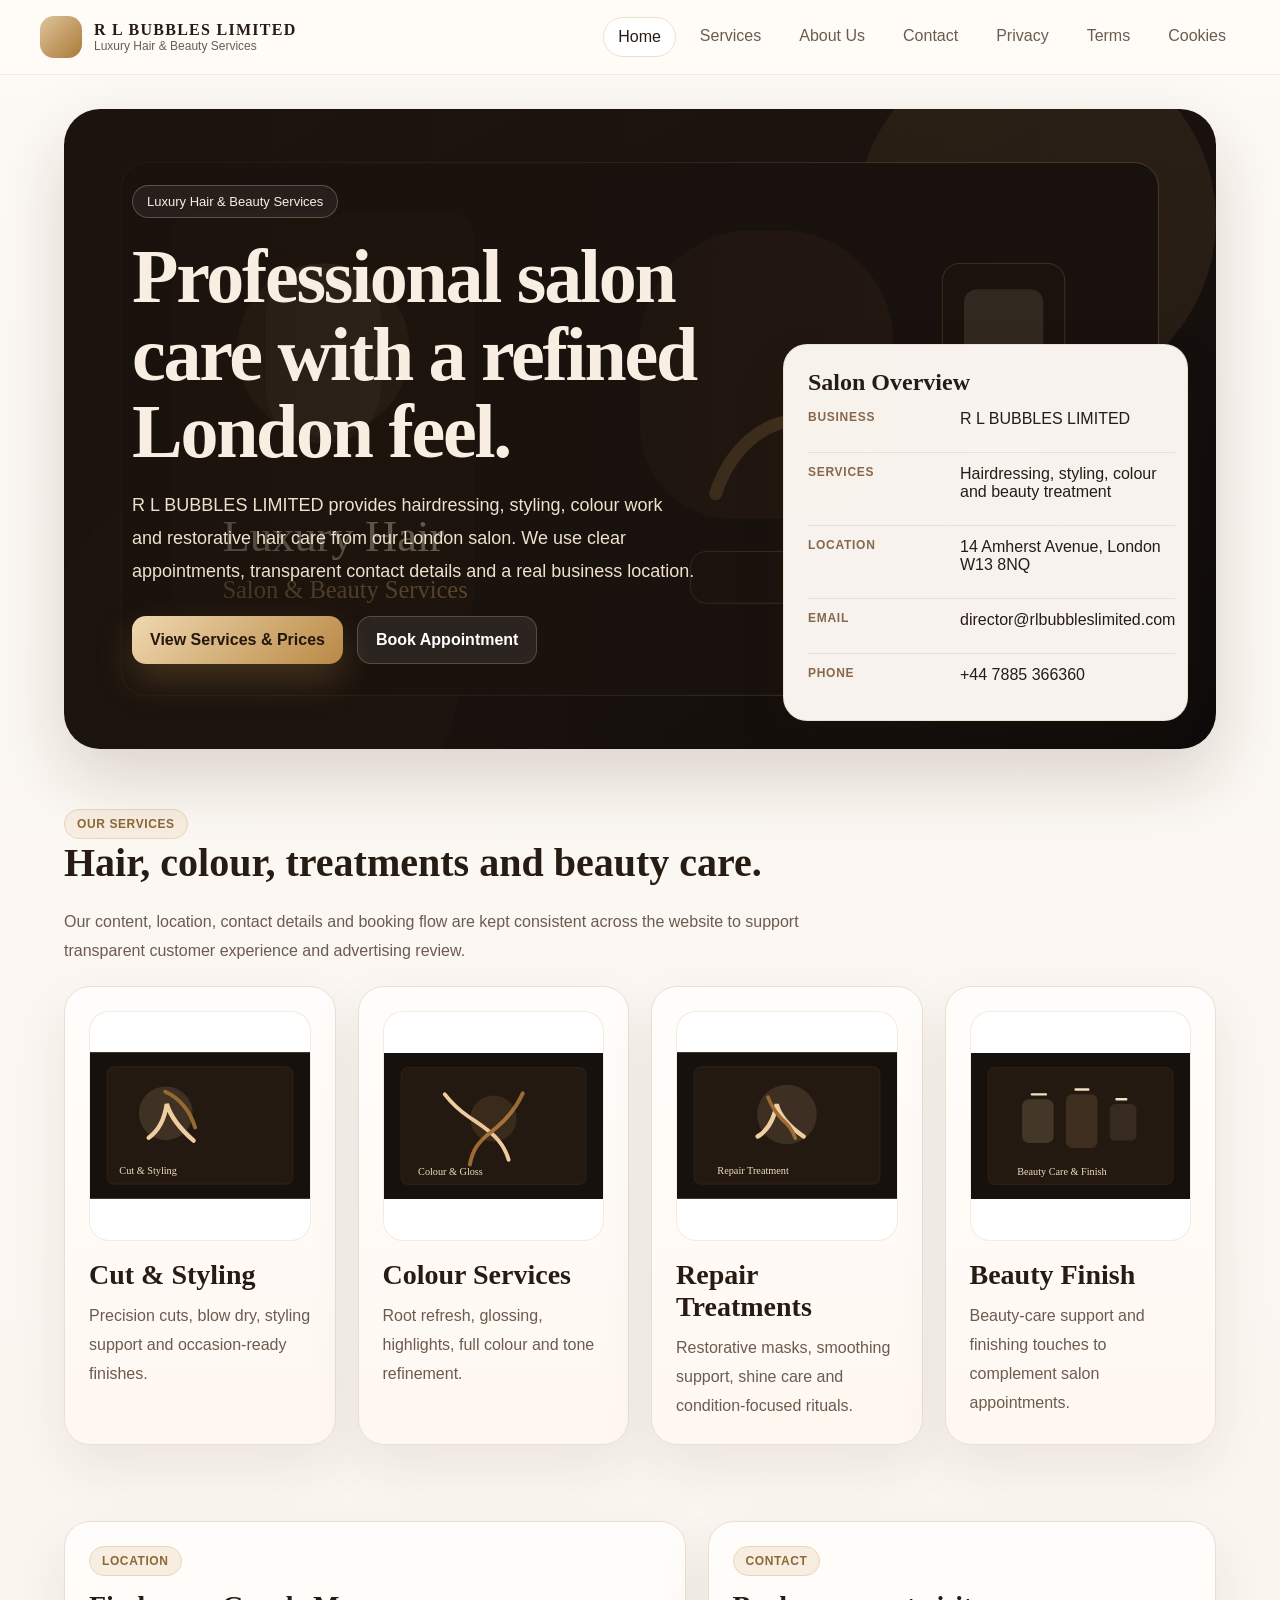
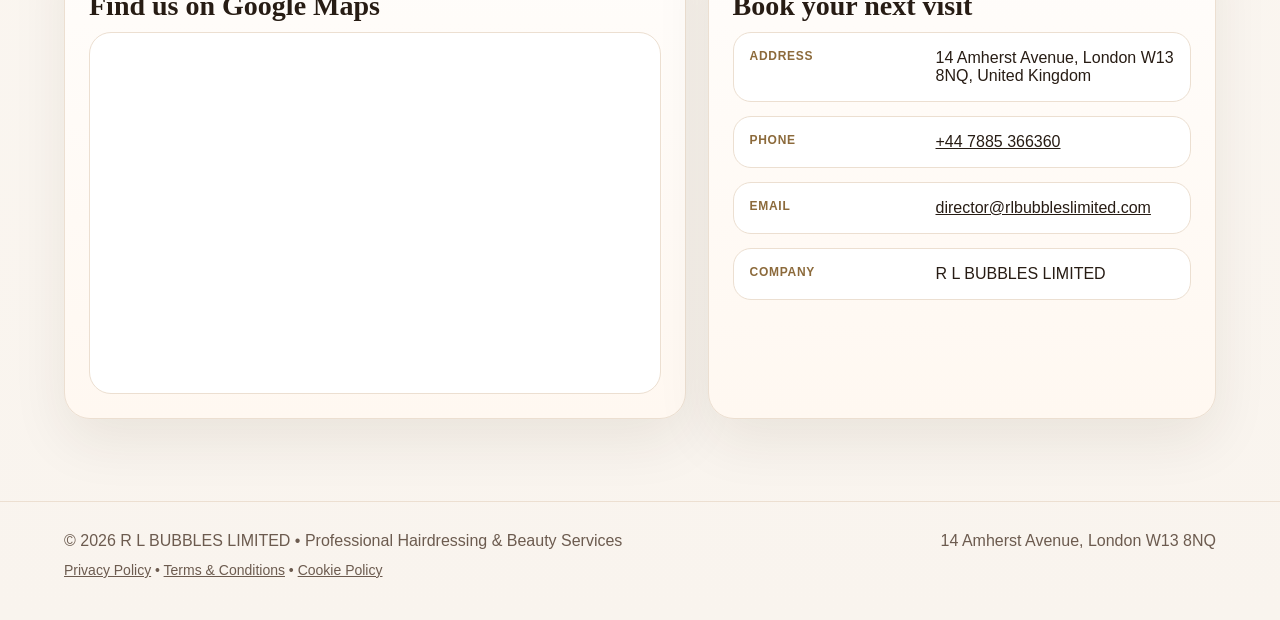
<file: index.html>
<!DOCTYPE html><html lang='en'><head><meta charset='utf-8'><meta name='viewport' content='width=device-width,initial-scale=1'><title>R L BUBBLES LIMITED | Hair & Beauty Salon London</title><meta name='description' content='Hairdressing, colour, styling and beauty treatment services at R L BUBBLES LIMITED in London.'><link rel='canonical' href='https://rlbubbleslimited.com/'><link rel='stylesheet' href='style.css'></head><body><nav class='nav'><div class='wrap nav-inner'><a class='brand' href='index.html'><div class='mark'></div><div><strong>R L BUBBLES LIMITED</strong><span>Luxury Hair & Beauty Services</span></div></a><div class='links'><a class='active' href='index.html'>Home</a><a class='' href='services.html'>Services</a><a class='' href='about.html'>About Us</a><a class='' href='contact.html'>Contact</a><a href='privacy.html'>Privacy</a><a href='terms.html'>Terms</a><a href='cookie-policy.html'>Cookies</a></div></div></nav>
<section class='hero'><div class='wrap'><div class='hero-card'><div class='hero-inner'><div class='kicker'>Luxury Hair & Beauty Services</div><h1>Professional salon care with a refined London feel.</h1><p class='lead'>R L BUBBLES LIMITED provides hairdressing, styling, colour work and restorative hair care from our London salon. We use clear appointments, transparent contact details and a real business location.</p><div class='actions'><a class='btn btn-primary' href='services.html'>View Services & Prices</a><a class='btn btn-secondary' href='contact.html'>Book Appointment</a></div></div><div class='float'><h3>Salon Overview</h3><div class='list'><div class='item'><strong>Business</strong><div>R L BUBBLES LIMITED</div></div><div class='item'><strong>Services</strong><div>Hairdressing, styling, colour and beauty treatment</div></div><div class='item'><strong>Location</strong><div>14 Amherst Avenue, London W13 8NQ</div></div><div class='item'><strong>Email</strong><div>director@rlbubbleslimited.com</div></div><div class='item'><strong>Phone</strong><div>+44 7885 366360</div></div></div></div></div></div></section>
<section class='section'><div class='wrap'><div class='heading'><div><span class='badge'>Our Services</span><h2>Hair, colour, treatments and beauty care.</h2></div><p>Our content, location, contact details and booking flow are kept consistent across the website to support transparent customer experience and advertising review.</p></div><div class='grid4'><div class='card'><div class='media' style="background-image:url('assets/cut-style.svg')"></div><h3>Cut & Styling</h3><p>Precision cuts, blow dry, styling support and occasion-ready finishes.</p></div><div class='card'><div class='media' style="background-image:url('assets/colour.svg')"></div><h3>Colour Services</h3><p>Root refresh, glossing, highlights, full colour and tone refinement.</p></div><div class='card'><div class='media' style="background-image:url('assets/treatment.svg')"></div><h3>Repair Treatments</h3><p>Restorative masks, smoothing support, shine care and condition-focused rituals.</p></div><div class='card'><div class='media' style="background-image:url('assets/beauty.svg')"></div><h3>Beauty Finish</h3><p>Beauty-care support and finishing touches to complement salon appointments.</p></div></div></div></section>
<section class='section'><div class='wrap grid2'><div class='card'><span class='badge'>Location</span><h3 style='margin-top:14px'>Find us on Google Maps</h3><div class='mapbox'><iframe title='Google map for R L BUBBLES LIMITED' loading='lazy' referrerpolicy='no-referrer-when-downgrade' src='https://www.google.com/maps?q=14%20Amherst%20Avenue%20London%20W13%208NQ%20United%20Kingdom&output=embed'></iframe></div></div><div class='card'><span class='badge'>Contact</span><h3 style='margin-top:14px'>Book your next visit</h3><div class='details'><div class='detail'><strong>Address</strong><div>14 Amherst Avenue, London W13 8NQ, United Kingdom</div></div><div class='detail'><strong>Phone</strong><div><a href='tel:+447885366360'>+44 7885 366360</a></div></div><div class='detail'><strong>Email</strong><div><a href='mailto:director@rlbubbleslimited.com'>director@rlbubbleslimited.com</a></div></div><div class='detail'><strong>Company</strong><div>R L BUBBLES LIMITED</div></div></div></div></div></section><footer class='footer'><div class='wrap footer-inner'><div>© 2026 R L BUBBLES LIMITED • Professional Hairdressing & Beauty Services</div><div>14 Amherst Avenue, London W13 8NQ</div></div><div class='wrap' style='padding-top:12px'><div class='small'><a href='privacy.html'>Privacy Policy</a> • <a href='terms.html'>Terms &amp; Conditions</a> • <a href='cookie-policy.html'>Cookie Policy</a></div></div></footer></body></html>
</file>
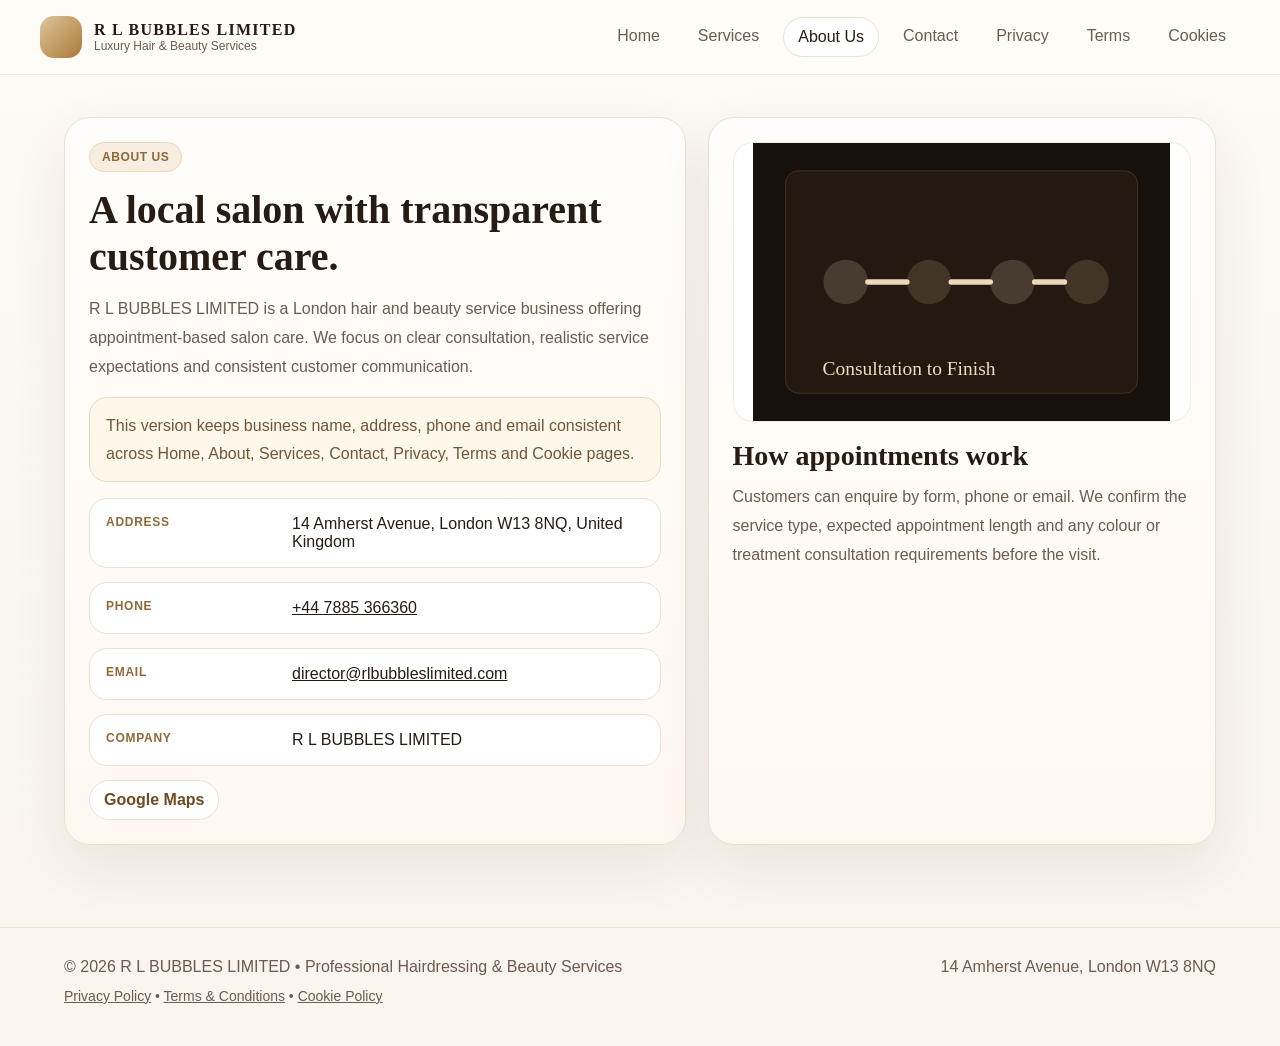
<file: about.html>
<!DOCTYPE html><html lang='en'><head><meta charset='utf-8'><meta name='viewport' content='width=device-width,initial-scale=1'><title>R L BUBBLES LIMITED | About Us</title><meta name='description' content='About R L BUBBLES LIMITED salon in London.'><link rel='canonical' href='https://rlbubbleslimited.com/'><link rel='stylesheet' href='style.css'></head><body><nav class='nav'><div class='wrap nav-inner'><a class='brand' href='index.html'><div class='mark'></div><div><strong>R L BUBBLES LIMITED</strong><span>Luxury Hair & Beauty Services</span></div></a><div class='links'><a class='' href='index.html'>Home</a><a class='' href='services.html'>Services</a><a class='active' href='about.html'>About Us</a><a class='' href='contact.html'>Contact</a><a href='privacy.html'>Privacy</a><a href='terms.html'>Terms</a><a href='cookie-policy.html'>Cookies</a></div></div></nav>
<section class='section' style='padding-top:42px'><div class='wrap grid2'><div class='card'><span class='badge'>About Us</span><h2 style='margin-top:14px'>A local salon with transparent customer care.</h2><p style='margin-top:14px'>R L BUBBLES LIMITED is a London hair and beauty service business offering appointment-based salon care. We focus on clear consultation, realistic service expectations and consistent customer communication.</p><div class='notice'>This version keeps business name, address, phone and email consistent across Home, About, Services, Contact, Privacy, Terms and Cookie pages.</div><div class='details'><div class='detail'><strong>Address</strong><div>14 Amherst Avenue, London W13 8NQ, United Kingdom</div></div><div class='detail'><strong>Phone</strong><div><a href='tel:+447885366360'>+44 7885 366360</a></div></div><div class='detail'><strong>Email</strong><div><a href='mailto:director@rlbubbleslimited.com'>director@rlbubbleslimited.com</a></div></div><div class='detail'><strong>Company</strong><div>R L BUBBLES LIMITED</div></div></div><div class='socials'><a href='https://www.google.com/maps/search/?api=1&query=14+Amherst+Avenue+London+W13+8NQ' target='_blank' rel='noopener'>Google Maps</a></div></div><div class='card'><div class='media' style="background-image:url('assets/process.svg');height:280px"></div><h3>How appointments work</h3><p>Customers can enquire by form, phone or email. We confirm the service type, expected appointment length and any colour or treatment consultation requirements before the visit.</p></div></div></section><footer class='footer'><div class='wrap footer-inner'><div>© 2026 R L BUBBLES LIMITED • Professional Hairdressing & Beauty Services</div><div>14 Amherst Avenue, London W13 8NQ</div></div><div class='wrap' style='padding-top:12px'><div class='small'><a href='privacy.html'>Privacy Policy</a> • <a href='terms.html'>Terms &amp; Conditions</a> • <a href='cookie-policy.html'>Cookie Policy</a></div></div></footer></body></html>
</file>
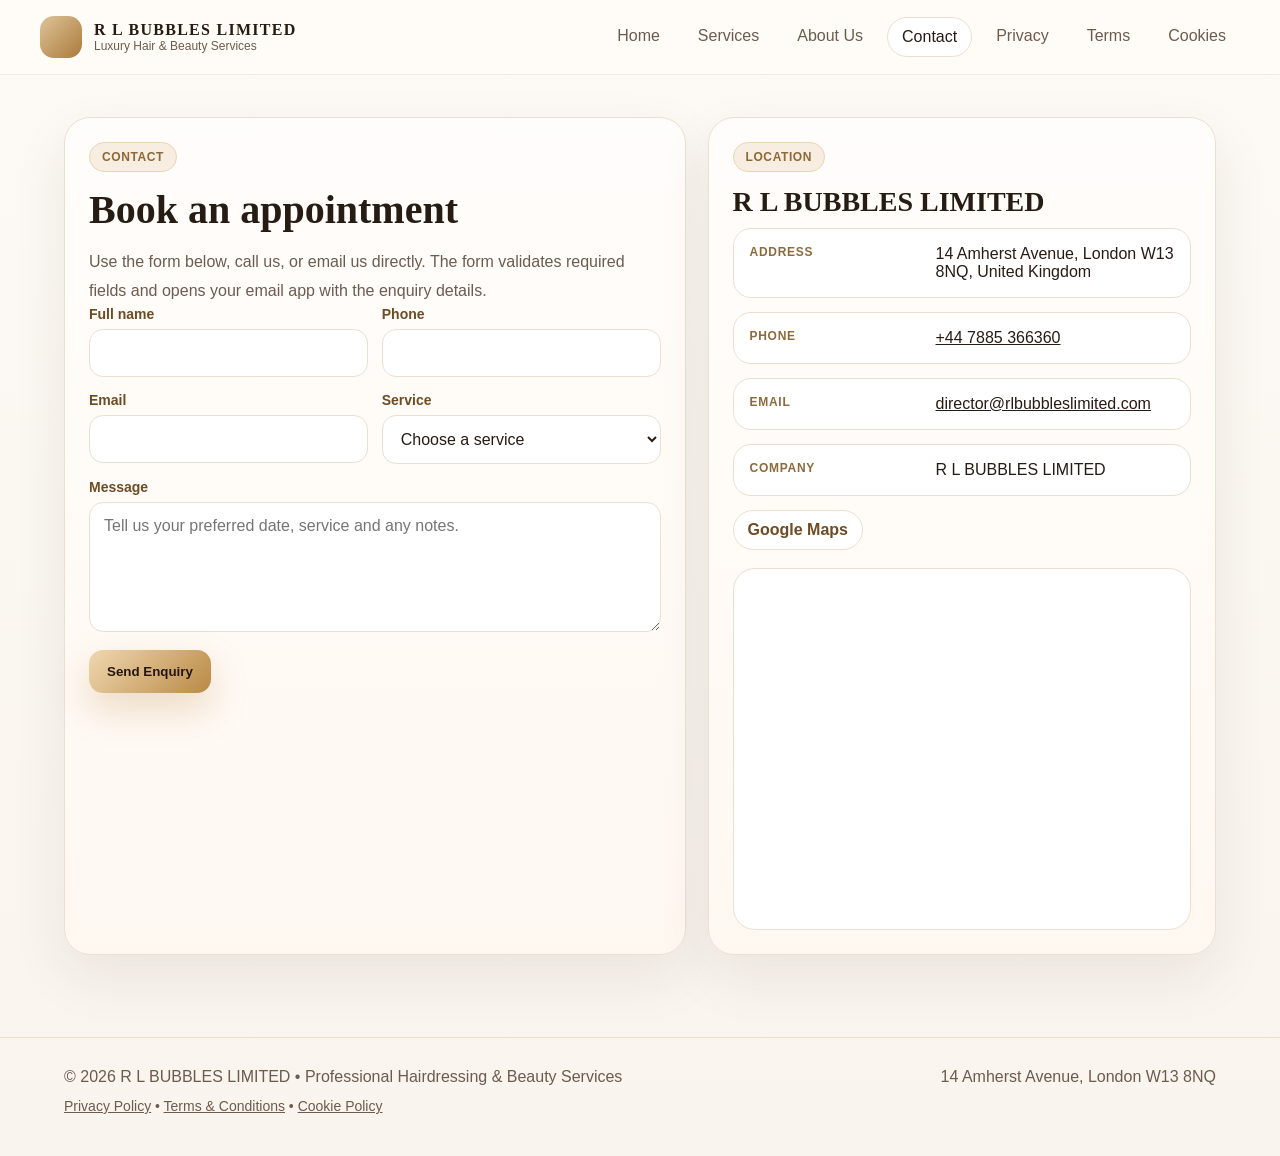
<file: contact.html>
<!DOCTYPE html><html lang='en'><head><meta charset='utf-8'><meta name='viewport' content='width=device-width,initial-scale=1'><title>R L BUBBLES LIMITED | Contact</title><meta name='description' content='Contact R L BUBBLES LIMITED to book a salon appointment in London.'><link rel='canonical' href='https://rlbubbleslimited.com/'><link rel='stylesheet' href='style.css'></head><body><nav class='nav'><div class='wrap nav-inner'><a class='brand' href='index.html'><div class='mark'></div><div><strong>R L BUBBLES LIMITED</strong><span>Luxury Hair & Beauty Services</span></div></a><div class='links'><a class='' href='index.html'>Home</a><a class='' href='services.html'>Services</a><a class='' href='about.html'>About Us</a><a class='active' href='contact.html'>Contact</a><a href='privacy.html'>Privacy</a><a href='terms.html'>Terms</a><a href='cookie-policy.html'>Cookies</a></div></div></nav>
<section class='section' style='padding-top:42px'><div class='wrap grid2'><div class='card'><span class='badge'>Contact</span><h2 style='margin-top:14px'>Book an appointment</h2><p style='margin-top:14px'>Use the form below, call us, or email us directly. The form validates required fields and opens your email app with the enquiry details.</p><form id='contactForm' class='form-grid' novalidate><div><label for='name'>Full name</label><input id='name' name='name' required autocomplete='name'></div><div><label for='phone'>Phone</label><input id='phone' name='phone' required autocomplete='tel'></div><div><label for='email'>Email</label><input id='email' name='email' type='email' required autocomplete='email'></div><div><label for='service'>Service</label><select id='service' name='service' required><option value=''>Choose a service</option><option>Haircut & Styling</option><option>Colour Service</option><option>Hair Treatment</option><option>Beauty Finish</option><option>Consultation</option></select></div><div class='full'><label for='message'>Message</label><textarea id='message' name='message' required placeholder='Tell us your preferred date, service and any notes.'></textarea></div><div class='full'><button class='btn btn-primary' type='submit'>Send Enquiry</button><div id='ok' class='ok'>Your email app is opening with the enquiry details.</div></div></form></div><div class='card'><span class='badge'>Location</span><h3 style='margin-top:14px'>R L BUBBLES LIMITED</h3><div class='details'><div class='detail'><strong>Address</strong><div>14 Amherst Avenue, London W13 8NQ, United Kingdom</div></div><div class='detail'><strong>Phone</strong><div><a href='tel:+447885366360'>+44 7885 366360</a></div></div><div class='detail'><strong>Email</strong><div><a href='mailto:director@rlbubbleslimited.com'>director@rlbubbleslimited.com</a></div></div><div class='detail'><strong>Company</strong><div>R L BUBBLES LIMITED</div></div></div><div class='socials'><a href='https://www.google.com/maps/search/?api=1&query=14+Amherst+Avenue+London+W13+8NQ' target='_blank' rel='noopener'>Google Maps</a></div><div style='margin-top:18px'><div class='mapbox'><iframe title='Google map for R L BUBBLES LIMITED' loading='lazy' referrerpolicy='no-referrer-when-downgrade' src='https://www.google.com/maps?q=14%20Amherst%20Avenue%20London%20W13%208NQ%20United%20Kingdom&output=embed'></iframe></div></div></div></div></section><script>document.getElementById('contactForm').addEventListener('submit',function(e){e.preventDefault();const f=e.currentTarget;if(!f.checkValidity()){f.reportValidity();return;}const name=encodeURIComponent(document.getElementById('name').value.trim());const phone=encodeURIComponent(document.getElementById('phone').value.trim());const email=encodeURIComponent(document.getElementById('email').value.trim());const service=encodeURIComponent(document.getElementById('service').value);const msg=encodeURIComponent(document.getElementById('message').value.trim());const subject=encodeURIComponent('Salon appointment enquiry');const body=`Name: ${name}%0APhone: ${phone}%0AEmail: ${email}%0AService: ${service}%0A%0AMessage:%0A${msg}`;document.getElementById('ok').style.display='block';window.location.href=`mailto:director@rlbubbleslimited.com?subject=${subject}&body=${body}`;});</script><footer class='footer'><div class='wrap footer-inner'><div>© 2026 R L BUBBLES LIMITED • Professional Hairdressing & Beauty Services</div><div>14 Amherst Avenue, London W13 8NQ</div></div><div class='wrap' style='padding-top:12px'><div class='small'><a href='privacy.html'>Privacy Policy</a> • <a href='terms.html'>Terms &amp; Conditions</a> • <a href='cookie-policy.html'>Cookie Policy</a></div></div></footer></body></html>
</file>
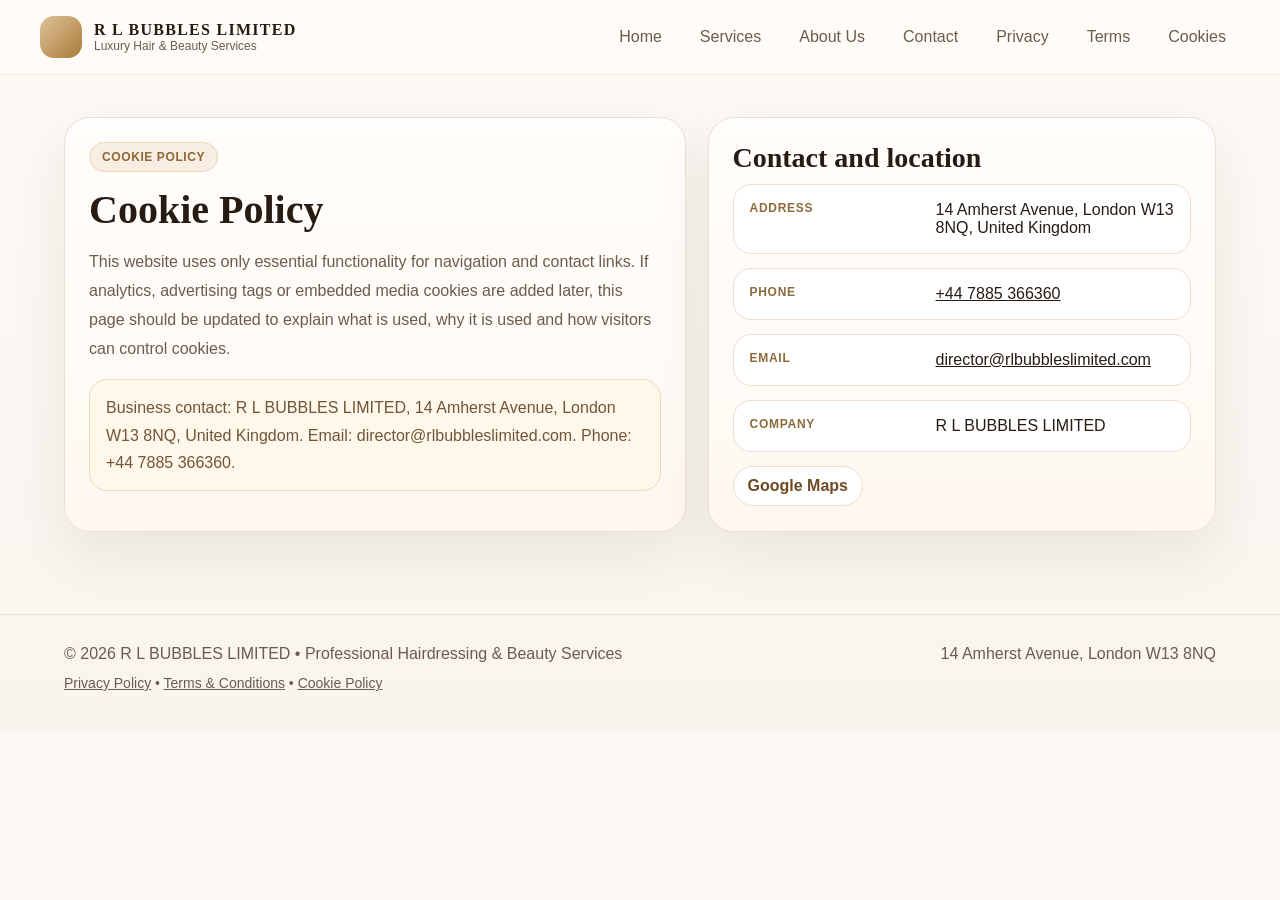
<file: cookie-policy.html>
<!DOCTYPE html><html lang='en'><head><meta charset='utf-8'><meta name='viewport' content='width=device-width,initial-scale=1'><title>R L BUBBLES LIMITED | Cookie Policy</title><meta name='description' content='Cookie Policy for R L BUBBLES LIMITED.'><link rel='canonical' href='https://rlbubbleslimited.com/'><link rel='stylesheet' href='style.css'></head><body><nav class='nav'><div class='wrap nav-inner'><a class='brand' href='index.html'><div class='mark'></div><div><strong>R L BUBBLES LIMITED</strong><span>Luxury Hair & Beauty Services</span></div></a><div class='links'><a class='' href='index.html'>Home</a><a class='' href='services.html'>Services</a><a class='' href='about.html'>About Us</a><a class='' href='contact.html'>Contact</a><a href='privacy.html'>Privacy</a><a href='terms.html'>Terms</a><a href='cookie-policy.html'>Cookies</a></div></div></nav><section class='section' style='padding-top:42px'><div class='wrap grid2'><div class='card'><span class='badge'>Cookie Policy</span><h2 style='margin-top:14px'>Cookie Policy</h2><p style='margin-top:14px'>This website uses only essential functionality for navigation and contact links. If analytics, advertising tags or embedded media cookies are added later, this page should be updated to explain what is used, why it is used and how visitors can control cookies.</p><div class='notice'>Business contact: R L BUBBLES LIMITED, 14 Amherst Avenue, London W13 8NQ, United Kingdom. Email: director@rlbubbleslimited.com. Phone: +44 7885 366360.</div></div><div class='card'><h3>Contact and location</h3><div class='details'><div class='detail'><strong>Address</strong><div>14 Amherst Avenue, London W13 8NQ, United Kingdom</div></div><div class='detail'><strong>Phone</strong><div><a href='tel:+447885366360'>+44 7885 366360</a></div></div><div class='detail'><strong>Email</strong><div><a href='mailto:director@rlbubbleslimited.com'>director@rlbubbleslimited.com</a></div></div><div class='detail'><strong>Company</strong><div>R L BUBBLES LIMITED</div></div></div><div class='socials'><a href='https://www.google.com/maps/search/?api=1&query=14+Amherst+Avenue+London+W13+8NQ' target='_blank' rel='noopener'>Google Maps</a></div></div></div></section><footer class='footer'><div class='wrap footer-inner'><div>© 2026 R L BUBBLES LIMITED • Professional Hairdressing & Beauty Services</div><div>14 Amherst Avenue, London W13 8NQ</div></div><div class='wrap' style='padding-top:12px'><div class='small'><a href='privacy.html'>Privacy Policy</a> • <a href='terms.html'>Terms &amp; Conditions</a> • <a href='cookie-policy.html'>Cookie Policy</a></div></div></footer></body></html>
</file>
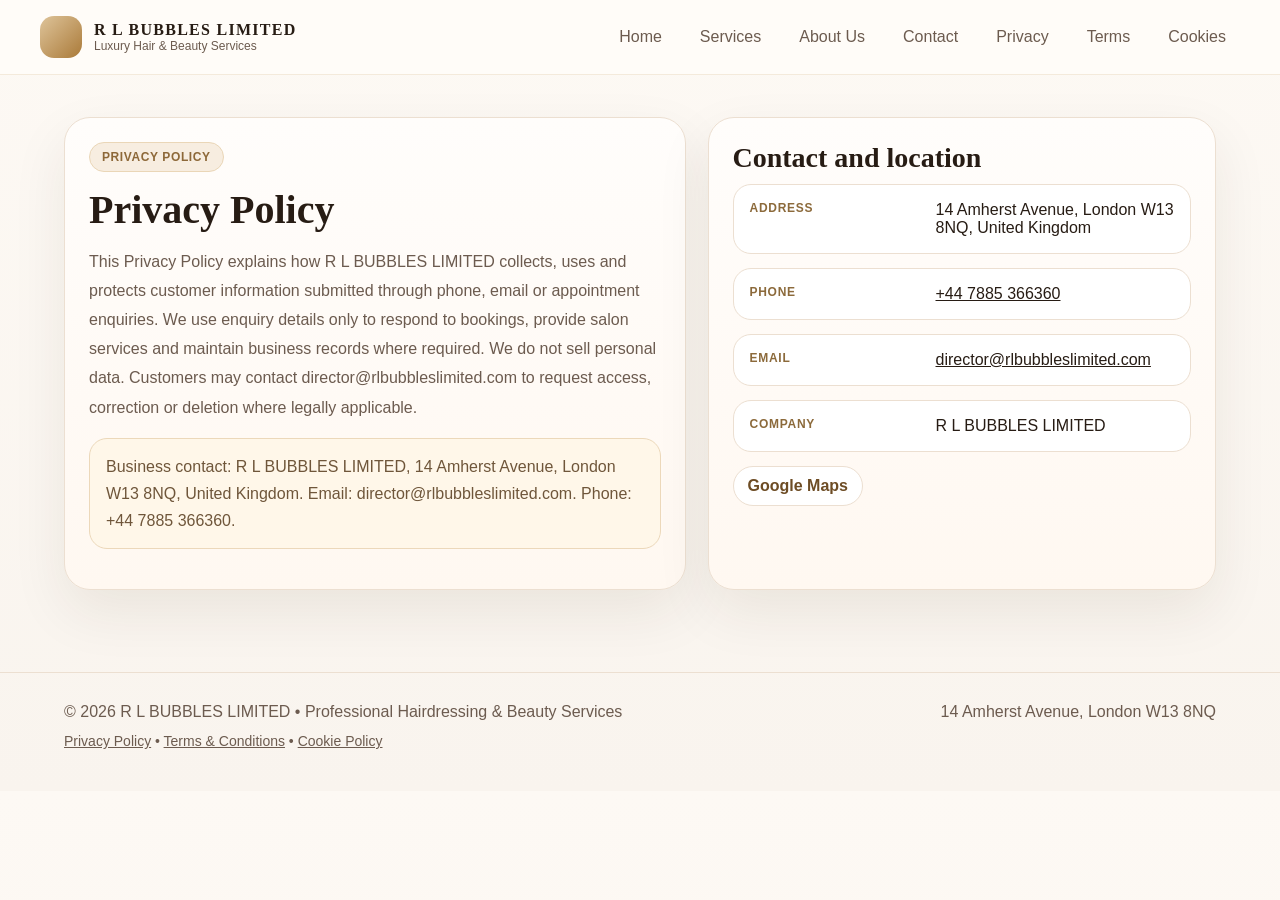
<file: privacy.html>
<!DOCTYPE html><html lang='en'><head><meta charset='utf-8'><meta name='viewport' content='width=device-width,initial-scale=1'><title>R L BUBBLES LIMITED | Privacy Policy</title><meta name='description' content='Privacy Policy for R L BUBBLES LIMITED.'><link rel='canonical' href='https://rlbubbleslimited.com/'><link rel='stylesheet' href='style.css'></head><body><nav class='nav'><div class='wrap nav-inner'><a class='brand' href='index.html'><div class='mark'></div><div><strong>R L BUBBLES LIMITED</strong><span>Luxury Hair & Beauty Services</span></div></a><div class='links'><a class='' href='index.html'>Home</a><a class='' href='services.html'>Services</a><a class='' href='about.html'>About Us</a><a class='' href='contact.html'>Contact</a><a href='privacy.html'>Privacy</a><a href='terms.html'>Terms</a><a href='cookie-policy.html'>Cookies</a></div></div></nav><section class='section' style='padding-top:42px'><div class='wrap grid2'><div class='card'><span class='badge'>Privacy Policy</span><h2 style='margin-top:14px'>Privacy Policy</h2><p style='margin-top:14px'>This Privacy Policy explains how R L BUBBLES LIMITED collects, uses and protects customer information submitted through phone, email or appointment enquiries. We use enquiry details only to respond to bookings, provide salon services and maintain business records where required. We do not sell personal data. Customers may contact director@rlbubbleslimited.com to request access, correction or deletion where legally applicable.</p><div class='notice'>Business contact: R L BUBBLES LIMITED, 14 Amherst Avenue, London W13 8NQ, United Kingdom. Email: director@rlbubbleslimited.com. Phone: +44 7885 366360.</div></div><div class='card'><h3>Contact and location</h3><div class='details'><div class='detail'><strong>Address</strong><div>14 Amherst Avenue, London W13 8NQ, United Kingdom</div></div><div class='detail'><strong>Phone</strong><div><a href='tel:+447885366360'>+44 7885 366360</a></div></div><div class='detail'><strong>Email</strong><div><a href='mailto:director@rlbubbleslimited.com'>director@rlbubbleslimited.com</a></div></div><div class='detail'><strong>Company</strong><div>R L BUBBLES LIMITED</div></div></div><div class='socials'><a href='https://www.google.com/maps/search/?api=1&query=14+Amherst+Avenue+London+W13+8NQ' target='_blank' rel='noopener'>Google Maps</a></div></div></div></section><footer class='footer'><div class='wrap footer-inner'><div>© 2026 R L BUBBLES LIMITED • Professional Hairdressing & Beauty Services</div><div>14 Amherst Avenue, London W13 8NQ</div></div><div class='wrap' style='padding-top:12px'><div class='small'><a href='privacy.html'>Privacy Policy</a> • <a href='terms.html'>Terms &amp; Conditions</a> • <a href='cookie-policy.html'>Cookie Policy</a></div></div></footer></body></html>
</file>
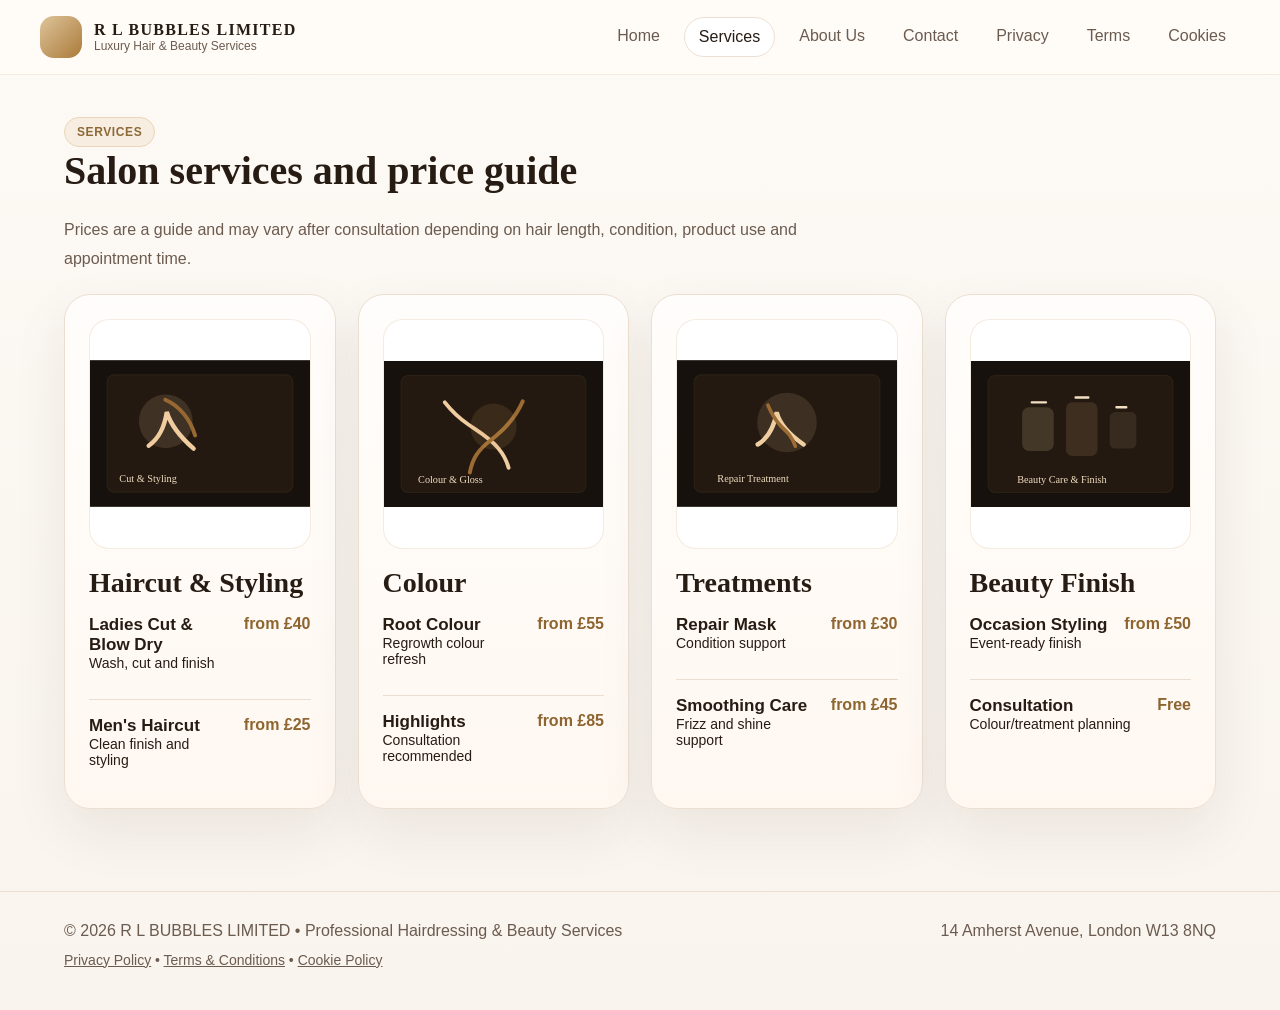
<file: services.html>
<!DOCTYPE html><html lang='en'><head><meta charset='utf-8'><meta name='viewport' content='width=device-width,initial-scale=1'><title>R L BUBBLES LIMITED | Services</title><meta name='description' content='Salon services and price guide for R L BUBBLES LIMITED.'><link rel='canonical' href='https://rlbubbleslimited.com/'><link rel='stylesheet' href='style.css'></head><body><nav class='nav'><div class='wrap nav-inner'><a class='brand' href='index.html'><div class='mark'></div><div><strong>R L BUBBLES LIMITED</strong><span>Luxury Hair & Beauty Services</span></div></a><div class='links'><a class='' href='index.html'>Home</a><a class='active' href='services.html'>Services</a><a class='' href='about.html'>About Us</a><a class='' href='contact.html'>Contact</a><a href='privacy.html'>Privacy</a><a href='terms.html'>Terms</a><a href='cookie-policy.html'>Cookies</a></div></div></nav>
<section class='section' style='padding-top:42px'><div class='wrap'><div class='heading'><div><span class='badge'>Services</span><h2>Salon services and price guide</h2></div><p>Prices are a guide and may vary after consultation depending on hair length, condition, product use and appointment time.</p></div><div class='grid4'><div class='card'><div class='media' style="background-image:url('assets/cut-style.svg')"></div><h3>Haircut & Styling</h3><div class='price-list'><div class='price'><div><strong>Ladies Cut & Blow Dry</strong><div class='small'>Wash, cut and finish</div></div><span>from £40</span></div><div class='price'><div><strong>Men's Haircut</strong><div class='small'>Clean finish and styling</div></div><span>from £25</span></div></div></div><div class='card'><div class='media' style="background-image:url('assets/colour.svg')"></div><h3>Colour</h3><div class='price-list'><div class='price'><div><strong>Root Colour</strong><div class='small'>Regrowth colour refresh</div></div><span>from £55</span></div><div class='price'><div><strong>Highlights</strong><div class='small'>Consultation recommended</div></div><span>from £85</span></div></div></div><div class='card'><div class='media' style="background-image:url('assets/treatment.svg')"></div><h3>Treatments</h3><div class='price-list'><div class='price'><div><strong>Repair Mask</strong><div class='small'>Condition support</div></div><span>from £30</span></div><div class='price'><div><strong>Smoothing Care</strong><div class='small'>Frizz and shine support</div></div><span>from £45</span></div></div></div><div class='card'><div class='media' style="background-image:url('assets/beauty.svg')"></div><h3>Beauty Finish</h3><div class='price-list'><div class='price'><div><strong>Occasion Styling</strong><div class='small'>Event-ready finish</div></div><span>from £50</span></div><div class='price'><div><strong>Consultation</strong><div class='small'>Colour/treatment planning</div></div><span>Free</span></div></div></div></div></div></section><footer class='footer'><div class='wrap footer-inner'><div>© 2026 R L BUBBLES LIMITED • Professional Hairdressing & Beauty Services</div><div>14 Amherst Avenue, London W13 8NQ</div></div><div class='wrap' style='padding-top:12px'><div class='small'><a href='privacy.html'>Privacy Policy</a> • <a href='terms.html'>Terms &amp; Conditions</a> • <a href='cookie-policy.html'>Cookie Policy</a></div></div></footer></body></html>
</file>
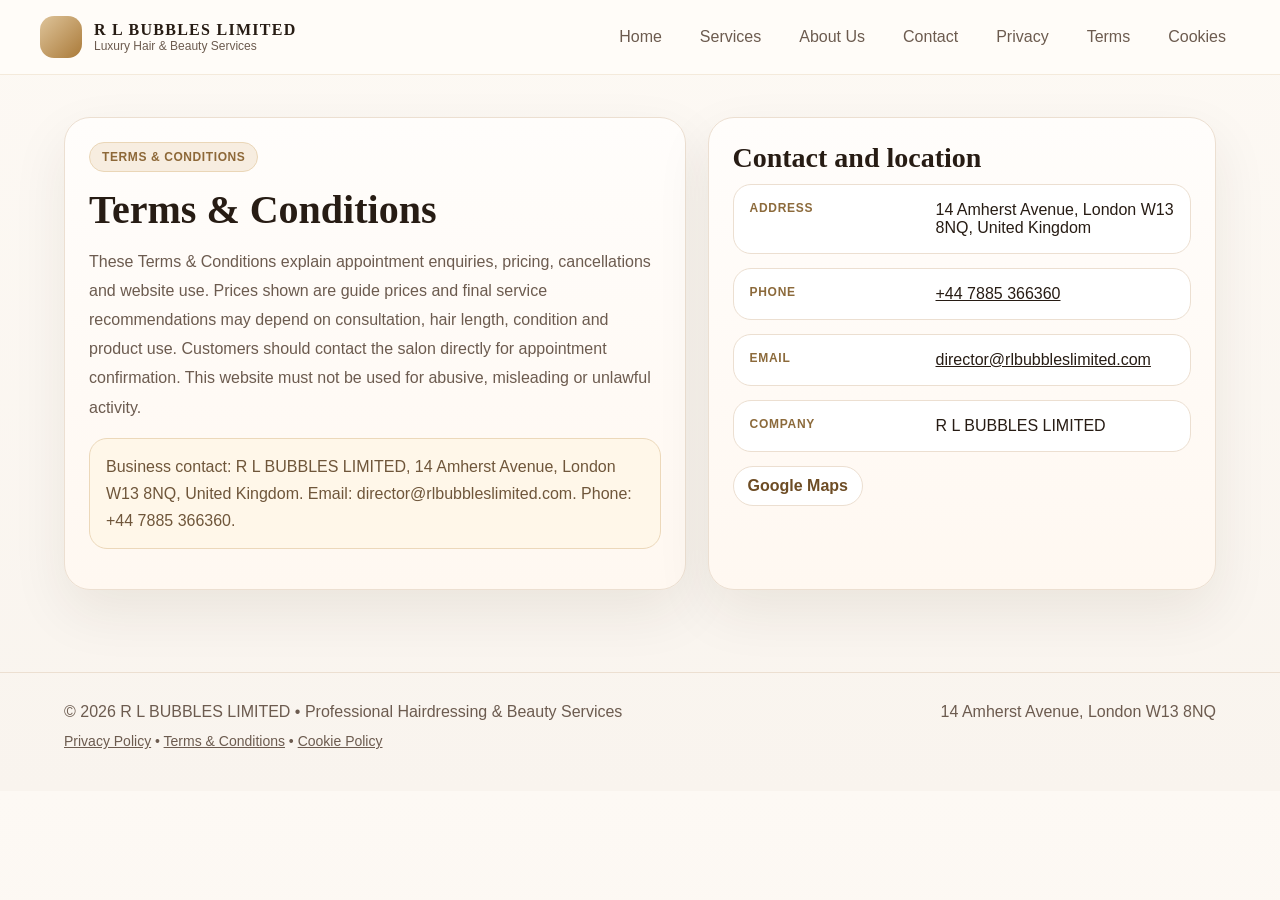
<file: terms.html>
<!DOCTYPE html><html lang='en'><head><meta charset='utf-8'><meta name='viewport' content='width=device-width,initial-scale=1'><title>R L BUBBLES LIMITED | Terms & Conditions</title><meta name='description' content='Terms & Conditions for R L BUBBLES LIMITED.'><link rel='canonical' href='https://rlbubbleslimited.com/'><link rel='stylesheet' href='style.css'></head><body><nav class='nav'><div class='wrap nav-inner'><a class='brand' href='index.html'><div class='mark'></div><div><strong>R L BUBBLES LIMITED</strong><span>Luxury Hair & Beauty Services</span></div></a><div class='links'><a class='' href='index.html'>Home</a><a class='' href='services.html'>Services</a><a class='' href='about.html'>About Us</a><a class='' href='contact.html'>Contact</a><a href='privacy.html'>Privacy</a><a href='terms.html'>Terms</a><a href='cookie-policy.html'>Cookies</a></div></div></nav><section class='section' style='padding-top:42px'><div class='wrap grid2'><div class='card'><span class='badge'>Terms & Conditions</span><h2 style='margin-top:14px'>Terms & Conditions</h2><p style='margin-top:14px'>These Terms & Conditions explain appointment enquiries, pricing, cancellations and website use. Prices shown are guide prices and final service recommendations may depend on consultation, hair length, condition and product use. Customers should contact the salon directly for appointment confirmation. This website must not be used for abusive, misleading or unlawful activity.</p><div class='notice'>Business contact: R L BUBBLES LIMITED, 14 Amherst Avenue, London W13 8NQ, United Kingdom. Email: director@rlbubbleslimited.com. Phone: +44 7885 366360.</div></div><div class='card'><h3>Contact and location</h3><div class='details'><div class='detail'><strong>Address</strong><div>14 Amherst Avenue, London W13 8NQ, United Kingdom</div></div><div class='detail'><strong>Phone</strong><div><a href='tel:+447885366360'>+44 7885 366360</a></div></div><div class='detail'><strong>Email</strong><div><a href='mailto:director@rlbubbleslimited.com'>director@rlbubbleslimited.com</a></div></div><div class='detail'><strong>Company</strong><div>R L BUBBLES LIMITED</div></div></div><div class='socials'><a href='https://www.google.com/maps/search/?api=1&query=14+Amherst+Avenue+London+W13+8NQ' target='_blank' rel='noopener'>Google Maps</a></div></div></div></section><footer class='footer'><div class='wrap footer-inner'><div>© 2026 R L BUBBLES LIMITED • Professional Hairdressing & Beauty Services</div><div>14 Amherst Avenue, London W13 8NQ</div></div><div class='wrap' style='padding-top:12px'><div class='small'><a href='privacy.html'>Privacy Policy</a> • <a href='terms.html'>Terms &amp; Conditions</a> • <a href='cookie-policy.html'>Cookie Policy</a></div></div></footer></body></html>
</file>
<file: style.css>
:root{--bg:#f9f4ee;--panel:#fffdfb;--panel2:#fff8f1;--text:#271c14;--muted:#6c5b4f;--gold:#b98945;--line:#ecdfd1;--shadow:0 22px 56px rgba(56,34,12,.08)}
*{box-sizing:border-box}html{scroll-behavior:smooth}body{margin:0;background:linear-gradient(180deg,#fdf9f4,var(--bg));color:var(--text);font-family:Segoe UI,Arial,sans-serif}a{color:inherit}.wrap{max-width:1200px;margin:0 auto;padding:0 24px}.nav{position:sticky;top:0;z-index:30;background:rgba(255,252,248,.95);backdrop-filter:blur(10px);border-bottom:1px solid rgba(185,137,69,.16)}.nav-inner{display:flex;justify-content:space-between;align-items:center;padding:16px 0;gap:14px;flex-wrap:wrap}.brand{display:flex;align-items:center;gap:12px;text-decoration:none}.mark{width:42px;height:42px;border-radius:14px;background:linear-gradient(135deg,#dec49a,#aa7a39)}.brand strong{display:block;font-family:Georgia,serif;letter-spacing:.08em}.brand span{display:block;font-size:12px;color:var(--muted)}.links{display:flex;gap:10px;flex-wrap:wrap}.links a{text-decoration:none;padding:10px 14px;border-radius:999px;color:var(--muted)}.links a:hover,.links a.active{background:#fff;border:1px solid var(--line);color:var(--text)}.hero{padding:34px 0 22px}.hero-card{min-height:640px;border-radius:36px;overflow:hidden;position:relative;background:linear-gradient(90deg, rgba(26,18,13,.82) 0%, rgba(26,18,13,.60) 44%, rgba(26,18,13,.18) 72%, rgba(26,18,13,.04) 100%),url('assets/hero-salon.svg') center/cover no-repeat;box-shadow:0 28px 70px rgba(44,24,8,.16)}.hero-inner{max-width:700px;padding:76px 68px;color:#f8efe2}.kicker{display:inline-flex;padding:8px 14px;border-radius:999px;border:1px solid rgba(255,240,215,.24);background:rgba(255,255,255,.06);font-size:13px}h1,h2,h3{font-family:Georgia,'Times New Roman',serif}h1{margin:20px 0 16px;font-size:clamp(42px,6vw,76px);line-height:1.02;letter-spacing:-.03em}h2{font-size:40px;margin:0}.lead{font-size:18px;line-height:1.85;color:#efe1cd}.actions{display:flex;gap:14px;flex-wrap:wrap;margin-top:28px}.btn{display:inline-flex;align-items:center;justify-content:center;padding:14px 18px;border-radius:14px;text-decoration:none;font-weight:700;border:0;cursor:pointer}.btn-primary{background:linear-gradient(135deg,#f0d8b0,#b98945);color:#25170d;box-shadow:0 16px 36px rgba(185,137,69,.28)}.btn-secondary{background:rgba(255,255,255,.08);color:#fff;border:1px solid rgba(255,240,215,.20)}.float{position:absolute;right:28px;bottom:28px;width:min(405px,calc(100% - 56px));background:rgba(255,250,245,.97);border:1px solid rgba(185,137,69,.18);border-radius:24px;padding:24px;box-shadow:var(--shadow)}.float h3{margin:0 0 14px;font-size:24px}.list{display:grid;gap:12px}.item{display:grid;grid-template-columns:138px 1fr;gap:14px;padding:12px 0;border-top:1px solid var(--line)}.item:first-child{border-top:none;padding-top:0}.item strong{font-size:12px;color:#87684a;text-transform:uppercase;letter-spacing:.06em}.section{padding:38px 0}.heading{display:flex;justify-content:space-between;gap:22px;align-items:end;flex-wrap:wrap;margin-bottom:20px}.heading p{margin:0;max-width:760px;color:var(--muted);line-height:1.8}.grid4{display:grid;grid-template-columns:repeat(4,1fr);gap:22px}.grid3{display:grid;grid-template-columns:repeat(3,1fr);gap:22px}.grid2{display:grid;grid-template-columns:1.1fr .9fr;gap:22px}.card{background:linear-gradient(180deg,var(--panel),var(--panel2));border:1px solid var(--line);border-radius:26px;padding:24px;box-shadow:var(--shadow)}.media{height:230px;border-radius:20px;background:#fff center/contain no-repeat;border:1px solid rgba(185,137,69,.16);margin-bottom:18px}.gallery{display:grid;grid-template-columns:repeat(4,1fr);gap:18px}.badge{display:inline-flex;padding:7px 12px;border-radius:999px;font-size:12px;font-weight:700;letter-spacing:.05em;text-transform:uppercase;color:#8d6838;background:#f7ede0;border:1px solid #ead6b7}.card h3{margin:0 0 10px;font-size:28px}.card p{margin:0;color:var(--muted);line-height:1.82}.price-list,.testimonials,.faq{display:grid;gap:12px;margin-top:16px}.price{display:grid;grid-template-columns:1fr auto;gap:14px;padding:16px 0;border-top:1px solid var(--line)}.price:first-child{border-top:none;padding-top:0}.price strong{display:block;font-size:17px}.price span{font-weight:700;color:#8e6530}.details{display:grid;gap:14px}.detail{display:grid;grid-template-columns:170px 1fr;gap:16px;padding:16px;border-radius:18px;background:#fff;border:1px solid var(--line)}.detail strong{color:#8c6a3b;text-transform:uppercase;font-size:12px;letter-spacing:.06em}.note{margin-top:16px;padding:16px 18px;border-radius:18px;background:#f9f2e8;border:1px solid #ecd8ba;color:#72583e;line-height:1.75}.hours{display:grid;gap:12px}.hours-row{display:grid;grid-template-columns:1fr auto;gap:14px;padding:12px 0;border-top:1px solid var(--line)}.hours-row:first-child{border-top:none;padding-top:0}.quote{padding:20px;border-radius:20px;background:#fff;border:1px solid var(--line)}.quote p{margin:0 0 10px;color:var(--muted);line-height:1.8}.quote strong{display:block}.form-grid{display:grid;grid-template-columns:1fr 1fr;gap:14px}label{font-weight:700;color:#6d4c24;font-size:14px}input,textarea,select{width:100%;padding:14px;border-radius:14px;border:1px solid var(--line);background:#fff;font:inherit;color:var(--text);margin-top:6px}textarea{min-height:130px;resize:vertical}.full{grid-column:1/-1}.mapbox{overflow:hidden;border-radius:22px;border:1px solid var(--line);background:#fff}.mapbox iframe{display:block;width:100%;height:360px;border:0}.socials{display:flex;gap:12px;flex-wrap:wrap;margin-top:14px}.socials a{padding:10px 14px;border-radius:999px;text-decoration:none;background:#fff;border:1px solid var(--line);color:#6d4c24;font-weight:700}.notice{background:#fff7e9;border:1px solid #ecd8ba;color:#6f563a;border-radius:18px;padding:14px 16px;margin:16px 0;line-height:1.7}.footer{margin-top:44px;border-top:1px solid var(--line);padding:30px 0 42px;color:var(--muted)}.footer-inner{display:flex;justify-content:space-between;gap:18px;flex-wrap:wrap}.small{font-size:14px}.ok{display:none;margin-top:12px;color:#256029;font-weight:700}@media(max-width:1000px){.grid4,.grid3,.grid2,.gallery,.form-grid{grid-template-columns:1fr}.hero-card{min-height:unset}.float{position:static;margin:24px}}@media(max-width:720px){.hero-inner{padding:34px 24px}h1{font-size:42px}h2{font-size:32px}.item,.detail,.hours-row{grid-template-columns:1fr}.links a{padding:8px 10px}}
</file>
